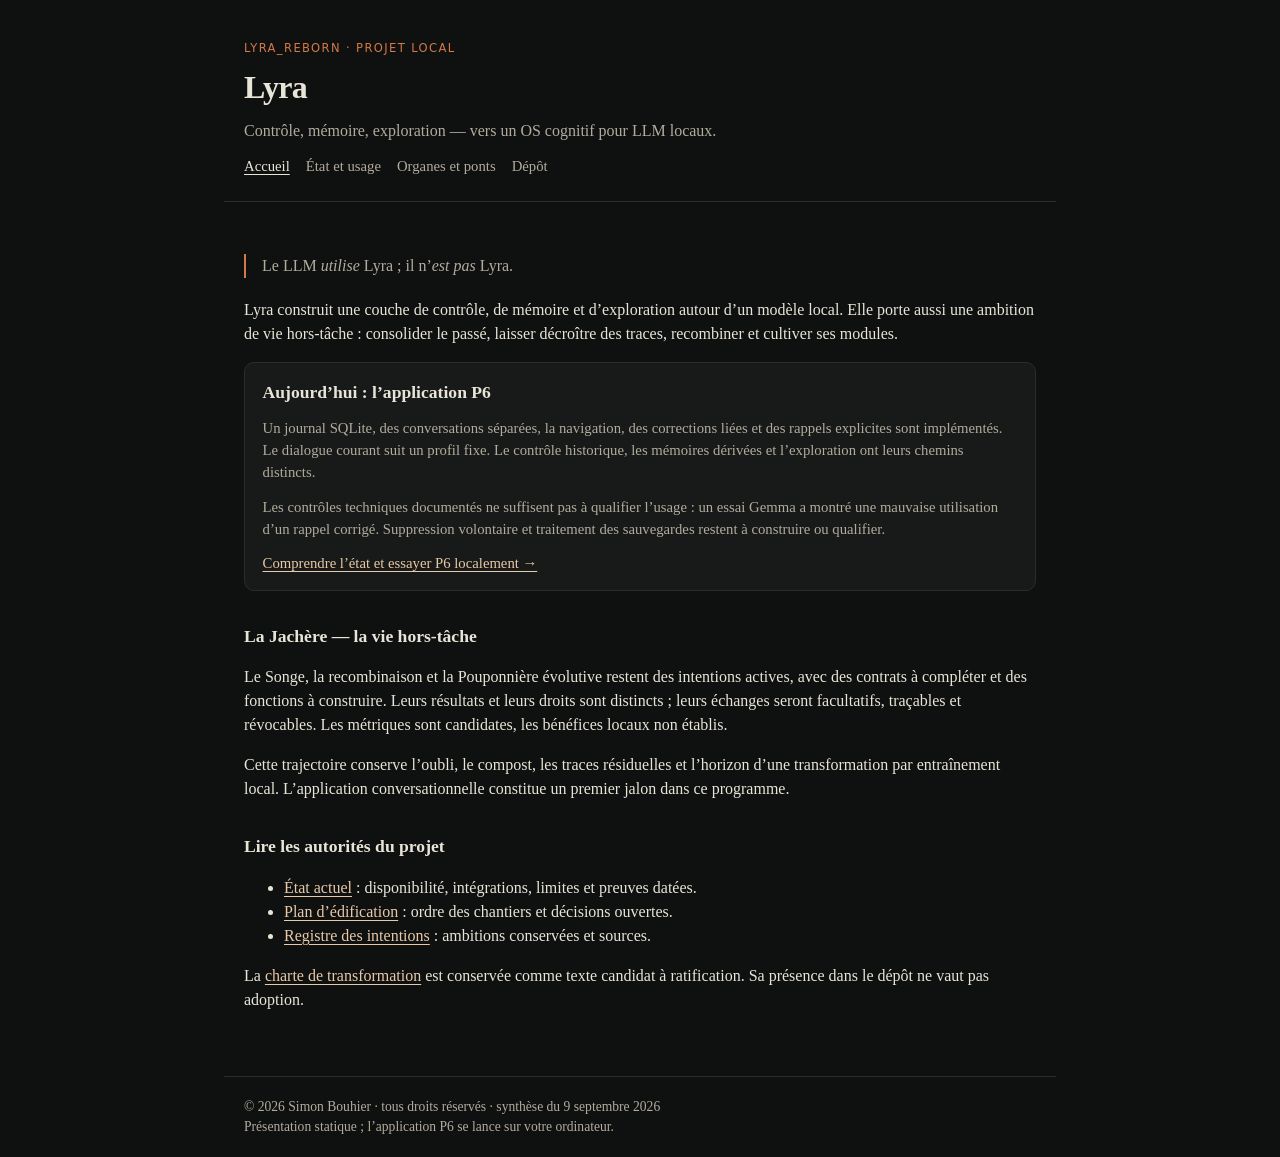
<file: site/index.html>
<!doctype html>
<html lang="fr">
<head>
  <meta charset="utf-8">
  <meta name="viewport" content="width=device-width, initial-scale=1">
  <meta name="description" content="Lyra construit une couche de contrôle, de mémoire et d'exploration pour LLM locaux. Application P6 en construction ; ambitions de la Jachère conservées.">
  <title>Lyra — contrôle, mémoire et exploration</title>
  <link rel="stylesheet" href="style.css">
</head>
<body>
  <a class="skip" href="#contenu">Aller au contenu</a>
  <header>
    <div class="kicker">lyra_reborn · projet local</div>
    <h1>Lyra</h1>
    <p class="lede">Contrôle, mémoire, exploration — vers un OS cognitif pour LLM locaux.</p>
    <nav aria-label="Navigation principale">
      <a href="index.html" aria-current="page">Accueil</a>
      <a href="etat.html">État et usage</a>
      <a href="organes.html">Organes et ponts</a>
      <a href="https://github.com/SimonBouhier/lyra_reborn">Dépôt</a>
    </nav>
  </header>
  <main id="contenu">
    <blockquote>Le LLM <em>utilise</em> Lyra ; il n’<em>est pas</em> Lyra.</blockquote>
    <p>Lyra construit une couche de contrôle, de mémoire et d’exploration autour d’un modèle local. Elle porte aussi une ambition de vie hors-tâche : consolider le passé, laisser décroître des traces, recombiner et cultiver ses modules.</p>
    <section class="card" aria-labelledby="maintenant">
      <h2 id="maintenant">Aujourd’hui : l’application P6</h2>
      <p>Un journal SQLite, des conversations séparées, la navigation, des corrections liées et des rappels explicites sont implémentés. Le dialogue courant suit un profil fixe. Le contrôle historique, les mémoires dérivées et l’exploration ont leurs chemins distincts.</p>
      <p>Les contrôles techniques documentés ne suffisent pas à qualifier l’usage : un essai Gemma a montré une mauvaise utilisation d’un rappel corrigé. Suppression volontaire et traitement des sauvegardes restent à construire ou qualifier.</p>
      <p><a href="etat.html">Comprendre l’état et essayer P6 localement →</a></p>
    </section>
    <h2>La Jachère — la vie hors-tâche</h2>
    <p>Le Songe, la recombinaison et la Pouponnière évolutive restent des intentions actives, avec des contrats à compléter et des fonctions à construire. Leurs résultats et leurs droits sont distincts ; leurs échanges seront facultatifs, traçables et révocables. Les métriques sont candidates, les bénéfices locaux non établis.</p>
    <p>Cette trajectoire conserve l’oubli, le compost, les traces résiduelles et l’horizon d’une transformation par entraînement local. L’application conversationnelle constitue un premier jalon dans ce programme.</p>
    <h2>Lire les autorités du projet</h2>
    <ul>
      <li><a href="https://github.com/SimonBouhier/lyra_reborn/blob/main/docs/ETAT_ACTUEL.md">État actuel</a> : disponibilité, intégrations, limites et preuves datées.</li>
      <li><a href="https://github.com/SimonBouhier/lyra_reborn/blob/main/docs/PLAN_EDIFICATION.md">Plan d’édification</a> : ordre des chantiers et décisions ouvertes.</li>
      <li><a href="https://github.com/SimonBouhier/lyra_reborn/blob/main/docs/REGISTRE_INTENTIONS.md">Registre des intentions</a> : ambitions conservées et sources.</li>
    </ul>
    <p>La <a href="https://github.com/SimonBouhier/lyra_reborn/blob/main/manifeste/CHARTE_TRANSFORMATION.md">charte de transformation</a> est conservée comme texte candidat à ratification. Sa présence dans le dépôt ne vaut pas adoption.</p>
  </main>
  <footer>© 2026 Simon Bouhier · tous droits réservés · synthèse du 9 septembre 2026<br>Présentation statique ; l’application P6 se lance sur votre ordinateur.</footer>
</body>
</html>
</file>
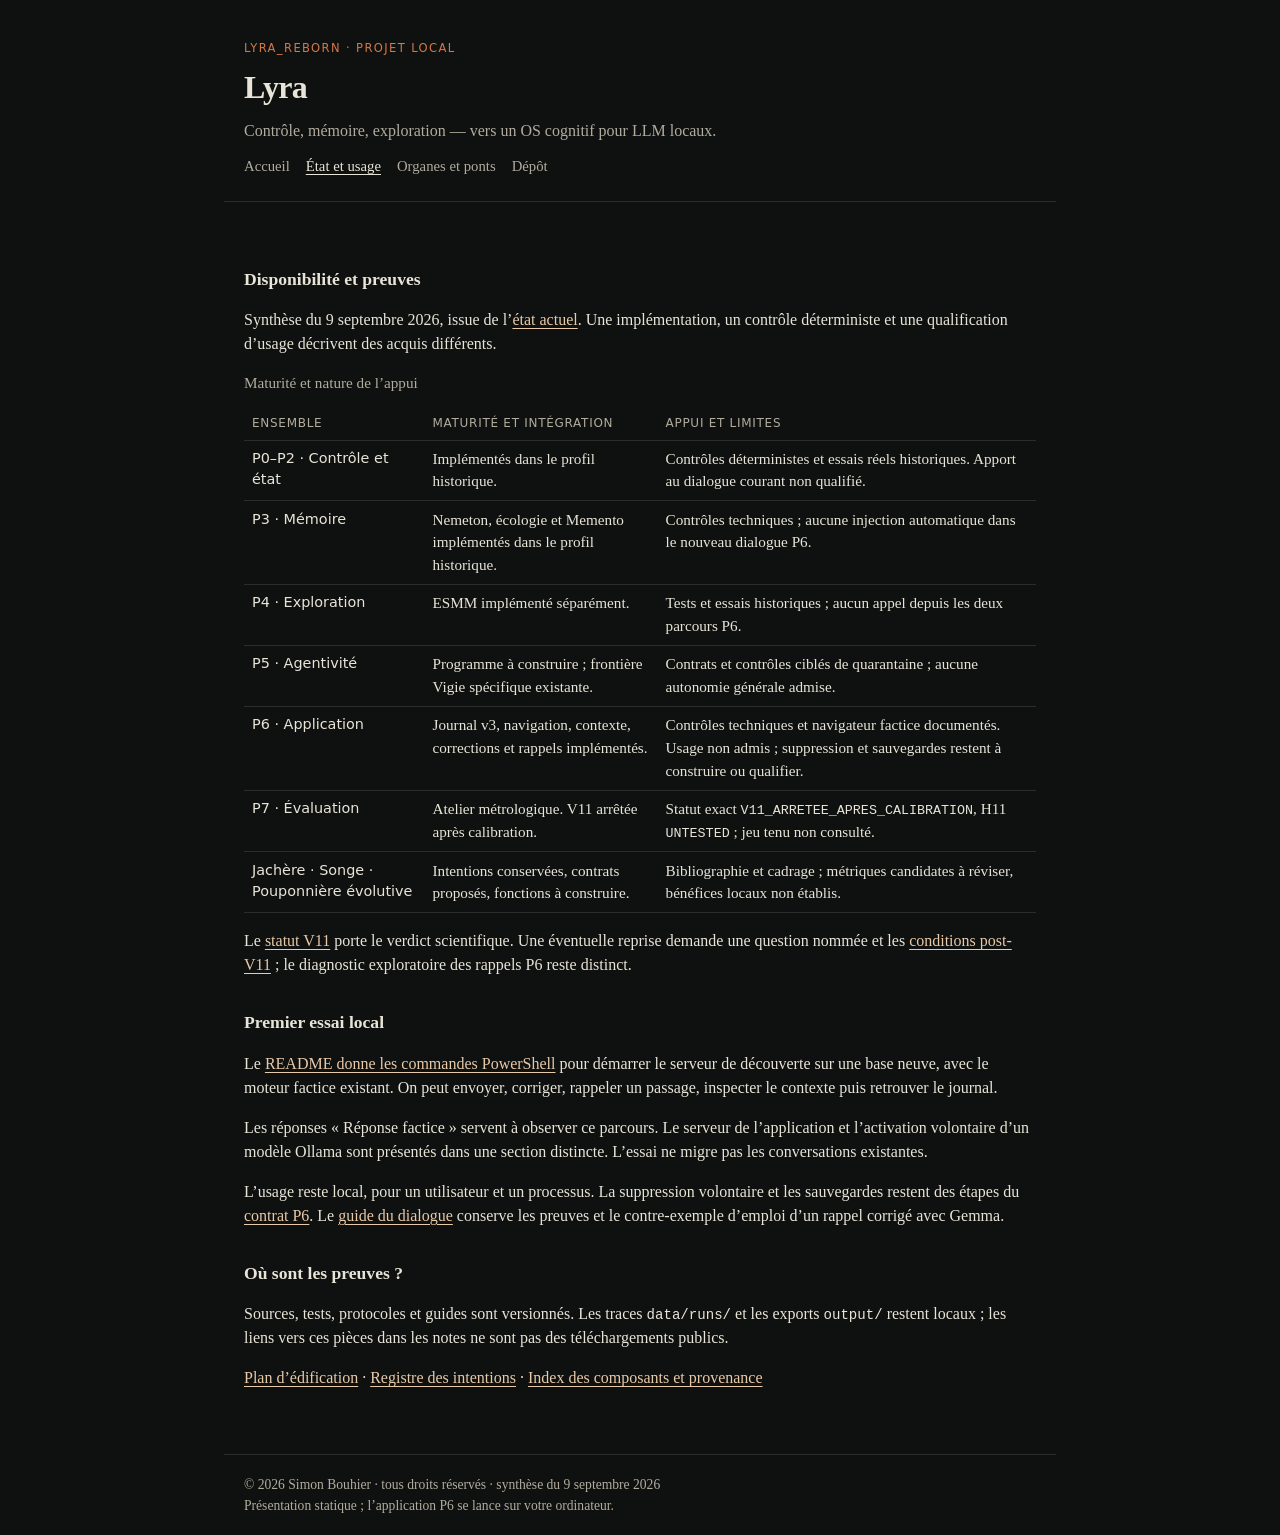
<file: site/etat.html>
<!doctype html>
<html lang="fr">
<head>
  <meta charset="utf-8">
  <meta name="viewport" content="width=device-width, initial-scale=1">
  <meta name="description" content="Disponibilité et limites de Lyra : application locale P6, contrôle historique, P7 atelier métrologique et Jachère à construire.">
  <title>Lyra — état et usage local</title>
  <link rel="stylesheet" href="style.css">
</head>
<body>
  <a class="skip" href="#contenu">Aller au contenu</a>
  <header>
    <div class="kicker">lyra_reborn · projet local</div>
    <h1>Lyra</h1>
    <p class="lede">Contrôle, mémoire, exploration — vers un OS cognitif pour LLM locaux.</p>
    <nav aria-label="Navigation principale">
      <a href="index.html">Accueil</a>
      <a href="etat.html" aria-current="page">État et usage</a>
      <a href="organes.html">Organes et ponts</a>
      <a href="https://github.com/SimonBouhier/lyra_reborn">Dépôt</a>
    </nav>
  </header>
  <main id="contenu">
    <h2>Disponibilité et preuves</h2>
    <p>Synthèse du 9 septembre 2026, issue de l’<a href="https://github.com/SimonBouhier/lyra_reborn/blob/main/docs/ETAT_ACTUEL.md">état actuel</a>. Une implémentation, un contrôle déterministe et une qualification d’usage décrivent des acquis différents.</p>
    <div class="table-wrap" role="region" aria-label="État des ensembles Lyra" tabindex="0">
      <table>
        <caption>Maturité et nature de l’appui</caption>
        <thead><tr><th scope="col">Ensemble</th><th scope="col">Maturité et intégration</th><th scope="col">Appui et limites</th></tr></thead>
        <tbody>
          <tr><th scope="row">P0–P2 · Contrôle et état</th><td>Implémentés dans le profil historique.</td><td>Contrôles déterministes et essais réels historiques. Apport au dialogue courant non qualifié.</td></tr>
          <tr><th scope="row">P3 · Mémoire</th><td>Nemeton, écologie et Memento implémentés dans le profil historique.</td><td>Contrôles techniques ; aucune injection automatique dans le nouveau dialogue P6.</td></tr>
          <tr><th scope="row">P4 · Exploration</th><td>ESMM implémenté séparément.</td><td>Tests et essais historiques ; aucun appel depuis les deux parcours P6.</td></tr>
          <tr><th scope="row">P5 · Agentivité</th><td>Programme à construire ; frontière Vigie spécifique existante.</td><td>Contrats et contrôles ciblés de quarantaine ; aucune autonomie générale admise.</td></tr>
          <tr><th scope="row">P6 · Application</th><td>Journal v3, navigation, contexte, corrections et rappels implémentés.</td><td>Contrôles techniques et navigateur factice documentés. Usage non admis ; suppression et sauvegardes restent à construire ou qualifier.</td></tr>
          <tr><th scope="row">P7 · Évaluation</th><td>Atelier métrologique. V11 arrêtée après calibration.</td><td>Statut exact <code>V11_ARRETEE_APRES_CALIBRATION</code>, H11 <code>UNTESTED</code> ; jeu tenu non consulté.</td></tr>
          <tr><th scope="row">Jachère · Songe · Pouponnière évolutive</th><td>Intentions conservées, contrats proposés, fonctions à construire.</td><td>Bibliographie et cadrage ; métriques candidates à réviser, bénéfices locaux non établis.</td></tr>
        </tbody>
      </table>
    </div>
    <p>Le <a href="https://github.com/SimonBouhier/lyra_reborn/blob/main/docs/P7_V11_STATUS.md">statut V11</a> porte le verdict scientifique. Une éventuelle reprise demande une question nommée et les <a href="https://github.com/SimonBouhier/lyra_reborn/blob/main/docs/CADRAGE_EXTERNE_P6_P7_POST_V11.md">conditions post-V11</a> ; le diagnostic exploratoire des rappels P6 reste distinct.</p>
    <h2>Premier essai local</h2>
    <p>Le <a href="https://github.com/SimonBouhier/lyra_reborn/blob/main/README%20-%20Lyra.md#premier-essai-local--p6-avec-moteur-factice">README donne les commandes PowerShell</a> pour démarrer le serveur de découverte sur une base neuve, avec le moteur factice existant. On peut envoyer, corriger, rappeler un passage, inspecter le contexte puis retrouver le journal.</p>
    <p>Les réponses « Réponse factice » servent à observer ce parcours. Le serveur de l’application et l’activation volontaire d’un modèle Ollama sont présentés dans une section distincte. L’essai ne migre pas les conversations existantes.</p>
    <p>L’usage reste local, pour un utilisateur et un processus. La suppression volontaire et les sauvegardes restent des étapes du <a href="https://github.com/SimonBouhier/lyra_reborn/blob/main/docs/CONTRAT_USAGE_P6_v0_2026-09-07.md">contrat P6</a>. Le <a href="https://github.com/SimonBouhier/lyra_reborn/blob/main/docs/P6_CONTEXTE_CORRECTIONS_RAPPELS_2026-09-08.md">guide du dialogue</a> conserve les preuves et le contre-exemple d’emploi d’un rappel corrigé avec Gemma.</p>
    <h2>Où sont les preuves ?</h2>
    <p>Sources, tests, protocoles et guides sont versionnés. Les traces <code>data/runs/</code> et les exports <code>output/</code> restent locaux ; les liens vers ces pièces dans les notes ne sont pas des téléchargements publics.</p>
    <p><a href="https://github.com/SimonBouhier/lyra_reborn/blob/main/docs/PLAN_EDIFICATION.md">Plan d’édification</a> · <a href="https://github.com/SimonBouhier/lyra_reborn/blob/main/docs/REGISTRE_INTENTIONS.md">Registre des intentions</a> · <a href="https://github.com/SimonBouhier/lyra_reborn/blob/main/BUILD_STATUS.md">Index des composants et provenance</a></p>
  </main>
  <footer>© 2026 Simon Bouhier · tous droits réservés · synthèse du 9 septembre 2026<br>Présentation statique ; l’application P6 se lance sur votre ordinateur.</footer>
</body>
</html>
</file>
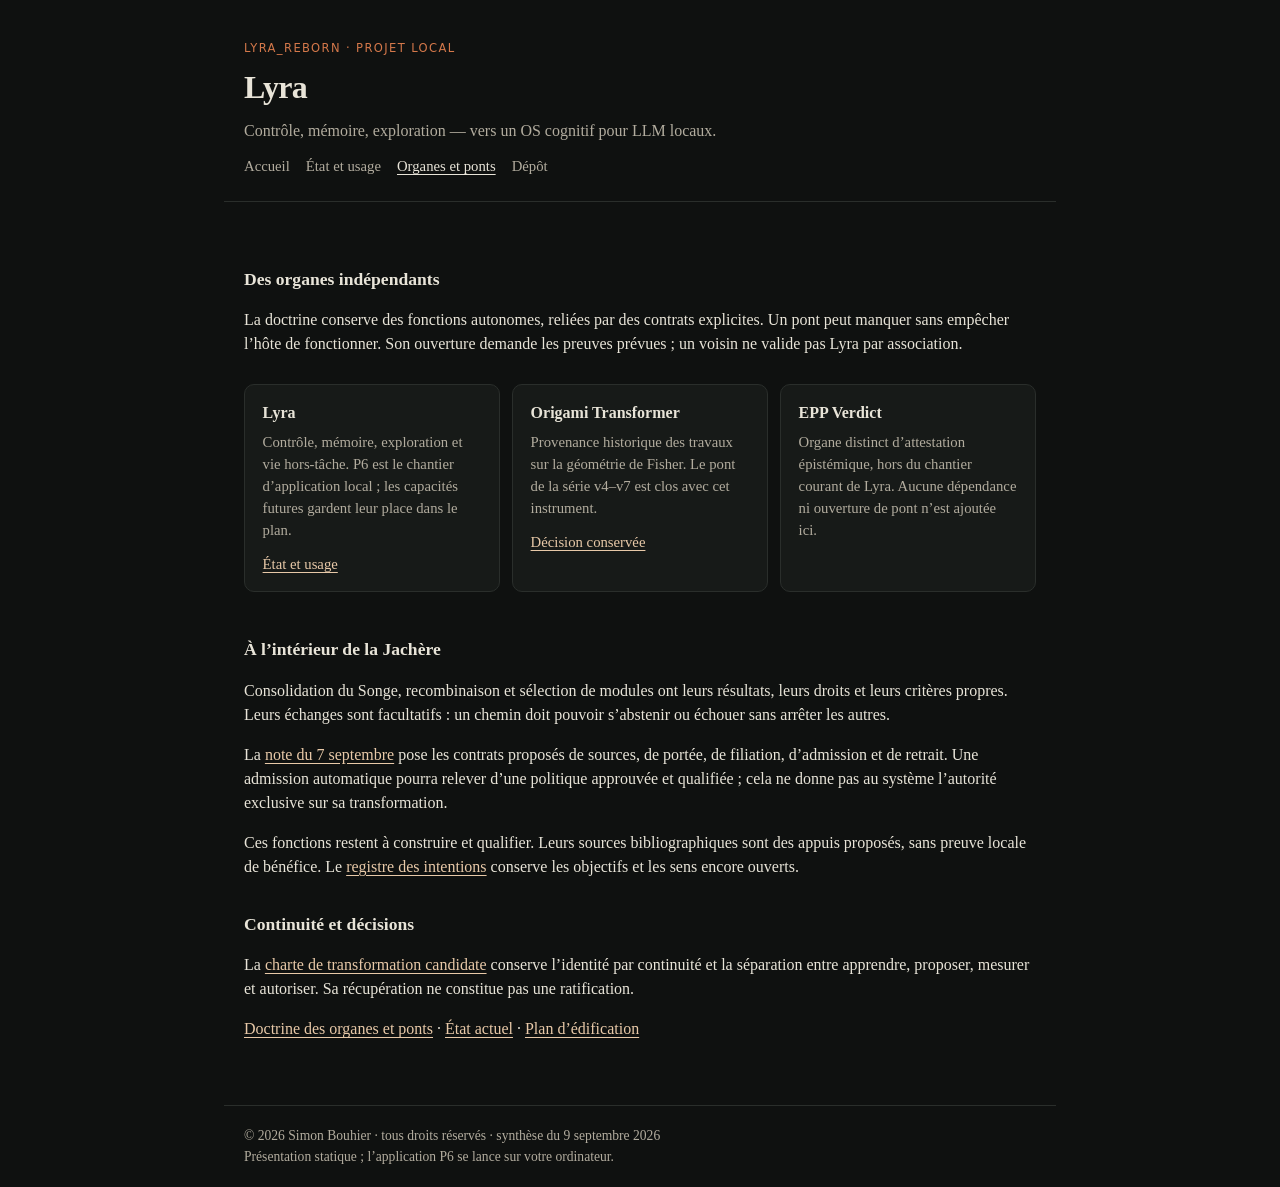
<file: site/organes.html>
<!doctype html>
<html lang="fr">
<head>
  <meta charset="utf-8">
  <meta name="viewport" content="width=device-width, initial-scale=1">
  <meta name="description" content="Lyra conserve des organes indépendants et des ponts soumis à leurs contrats. Provenance historique Origami, Jachère et charte candidate.">
  <title>Lyra — organes et ponts</title>
  <link rel="stylesheet" href="style.css">
</head>
<body>
  <a class="skip" href="#contenu">Aller au contenu</a>
  <header>
    <div class="kicker">lyra_reborn · projet local</div>
    <h1>Lyra</h1>
    <p class="lede">Contrôle, mémoire, exploration — vers un OS cognitif pour LLM locaux.</p>
    <nav aria-label="Navigation principale">
      <a href="index.html">Accueil</a>
      <a href="etat.html">État et usage</a>
      <a href="organes.html" aria-current="page">Organes et ponts</a>
      <a href="https://github.com/SimonBouhier/lyra_reborn">Dépôt</a>
    </nav>
  </header>
  <main id="contenu">
    <h2>Des organes indépendants</h2>
    <p>La doctrine conserve des fonctions autonomes, reliées par des contrats explicites. Un pont peut manquer sans empêcher l’hôte de fonctionner. Son ouverture demande les preuves prévues ; un voisin ne valide pas Lyra par association.</p>
    <div class="row">
      <section class="card">
        <h3>Lyra</h3>
        <p>Contrôle, mémoire, exploration et vie hors-tâche. P6 est le chantier d’application local ; les capacités futures gardent leur place dans le plan.</p>
        <p><a href="etat.html">État et usage</a></p>
      </section>
      <section class="card">
        <h3>Origami Transformer</h3>
        <p>Provenance historique des travaux sur la géométrie de Fisher. Le pont de la série v4–v7 est clos avec cet instrument.</p>
        <p><a href="https://github.com/SimonBouhier/lyra_reborn/blob/main/docs/ORGANES_ET_PONTS.md">Décision conservée</a></p>
      </section>
      <section class="card">
        <h3>EPP Verdict</h3>
        <p>Organe distinct d’attestation épistémique, hors du chantier courant de Lyra. Aucune dépendance ni ouverture de pont n’est ajoutée ici.</p>
      </section>
    </div>
    <h2>À l’intérieur de la Jachère</h2>
    <p>Consolidation du Songe, recombinaison et sélection de modules ont leurs résultats, leurs droits et leurs critères propres. Leurs échanges sont facultatifs : un chemin doit pouvoir s’abstenir ou échouer sans arrêter les autres.</p>
    <p>La <a href="https://github.com/SimonBouhier/lyra_reborn/blob/main/docs/NOTE_ARCHITECTURE_JACHERE_CLOISONNEMENT_2026-09-07.md">note du 7 septembre</a> pose les contrats proposés de sources, de portée, de filiation, d’admission et de retrait. Une admission automatique pourra relever d’une politique approuvée et qualifiée ; cela ne donne pas au système l’autorité exclusive sur sa transformation.</p>
    <p>Ces fonctions restent à construire et qualifier. Leurs sources bibliographiques sont des appuis proposés, sans preuve locale de bénéfice. Le <a href="https://github.com/SimonBouhier/lyra_reborn/blob/main/docs/REGISTRE_INTENTIONS.md">registre des intentions</a> conserve les objectifs et les sens encore ouverts.</p>
    <h2>Continuité et décisions</h2>
    <p>La <a href="https://github.com/SimonBouhier/lyra_reborn/blob/main/manifeste/CHARTE_TRANSFORMATION.md">charte de transformation candidate</a> conserve l’identité par continuité et la séparation entre apprendre, proposer, mesurer et autoriser. Sa récupération ne constitue pas une ratification.</p>
    <p><a href="https://github.com/SimonBouhier/lyra_reborn/blob/main/docs/ORGANES_ET_PONTS.md">Doctrine des organes et ponts</a> · <a href="https://github.com/SimonBouhier/lyra_reborn/blob/main/docs/ETAT_ACTUEL.md">État actuel</a> · <a href="https://github.com/SimonBouhier/lyra_reborn/blob/main/docs/PLAN_EDIFICATION.md">Plan d’édification</a></p>
  </main>
  <footer>© 2026 Simon Bouhier · tous droits réservés · synthèse du 9 septembre 2026<br>Présentation statique ; l’application P6 se lance sur votre ordinateur.</footer>
</body>
</html>
</file>
<file: site/style.css>
:root {
  --bg: #0f1110;
  --bg2: #171a18;
  --ink: #e8e4d8;
  --muted: #b2ac9e;
  --line: #2a2e2b;
  --ok: #8fbf7a;
  --wip: #c4a35a;
  --empty: #6d6a62;
  --accent: #d4784a;
  --link: #e8c9a8;
}
* { box-sizing: border-box; }
html, body { margin: 0; background: var(--bg); color: var(--ink); font: 16px/1.5 "Iowan Old Style", "Palatino Linotype", Palatino, Georgia, serif; }
body { min-height: 100vh; }
a { color: var(--link); text-underline-offset: 3px; }
a:hover { color: #fff; }
a:focus-visible, [tabindex]:focus-visible { outline: 2px solid var(--accent); outline-offset: 4px; }
.skip { position: absolute; top: -5rem; left: 1rem; padding: 0.6rem 1rem; background: var(--bg2); z-index: 1; }
.skip:focus { top: 0.5rem; }
header, main, footer { max-width: 52rem; margin: 0 auto; padding: 0 1.25rem; }
header { padding-top: 2.5rem; padding-bottom: 1.5rem; border-bottom: 1px solid var(--line); }
nav { display: flex; gap: 1rem; flex-wrap: wrap; font-size: 0.92rem; margin-top: 0.75rem; }
nav a { color: var(--muted); text-decoration: none; }
nav a:hover, nav a[aria-current="page"] { color: var(--ink); text-decoration: underline; }
.kicker { letter-spacing: 0.12em; text-transform: uppercase; font-size: 0.72rem; color: var(--accent); font-family: ui-sans-serif, system-ui, sans-serif; }
h1 { font-size: 2rem; font-weight: 600; margin: 0.35rem 0 0.5rem; letter-spacing: -0.02em; }
.lede { color: var(--muted); margin: 0; }
main { padding-top: 2rem; padding-bottom: 3rem; }
h2 { font-size: 1.1rem; margin: 2rem 0 0.75rem; }
.table-wrap { overflow-x: auto; }
table { width: 100%; min-width: 34rem; border-collapse: collapse; font-size: 0.95rem; }
caption { text-align: left; color: var(--muted); padding-bottom: 0.75rem; }
th, td { text-align: left; padding: 0.45rem 0.5rem; border-bottom: 1px solid var(--line); vertical-align: top; }
th { color: var(--muted); font-weight: 500; font-family: ui-sans-serif, system-ui, sans-serif; font-size: 0.75rem; letter-spacing: 0.06em; text-transform: uppercase; }
tbody th { color: var(--ink); text-transform: none; letter-spacing: normal; font-size: 0.9rem; }
.ok { color: var(--ok); }
.wip { color: var(--wip); }
.empty { color: var(--empty); }
.card { background: var(--bg2); border: 1px solid var(--line); border-radius: 10px; padding: 1rem 1.1rem; margin: 0.75rem 0; }
.row { display: grid; gap: 0.75rem; }
@media (min-width: 640px) { .row { grid-template-columns: 1fr 1fr 1fr; } }
.card h3 { margin: 0 0 0.35rem; font-size: 1rem; }
.card h2 { margin-top: 0; }
.card p { margin: 0; color: var(--muted); font-size: 0.92rem; }
.card p + p { margin-top: 0.75rem; }
blockquote { margin: 1.25rem 0; padding-left: 1rem; border-left: 2px solid var(--accent); color: var(--muted); }
footer { border-top: 1px solid var(--line); padding: 1.25rem; color: var(--muted); font-size: 0.85rem; }
code { font-family: ui-monospace, "SF Mono", Menlo, monospace; font-size: 0.88em; overflow-wrap: anywhere; }
</file>
